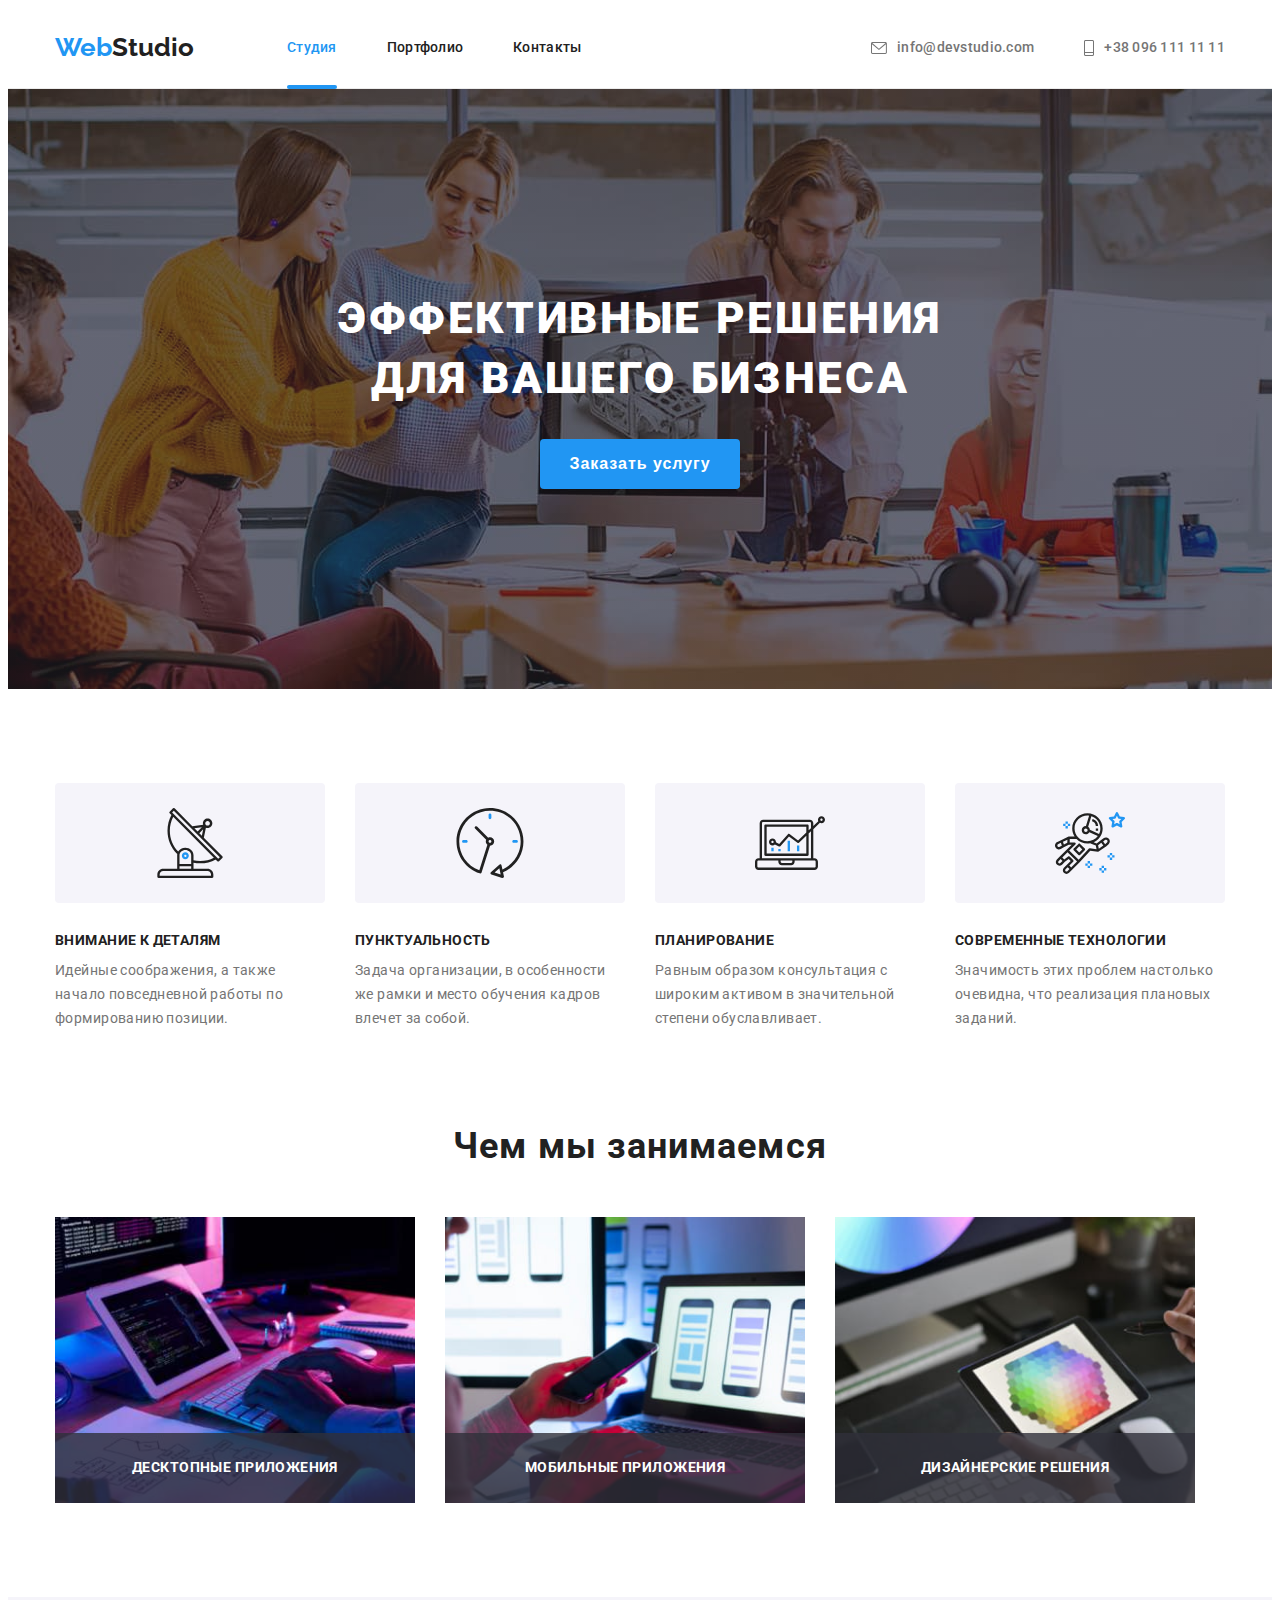
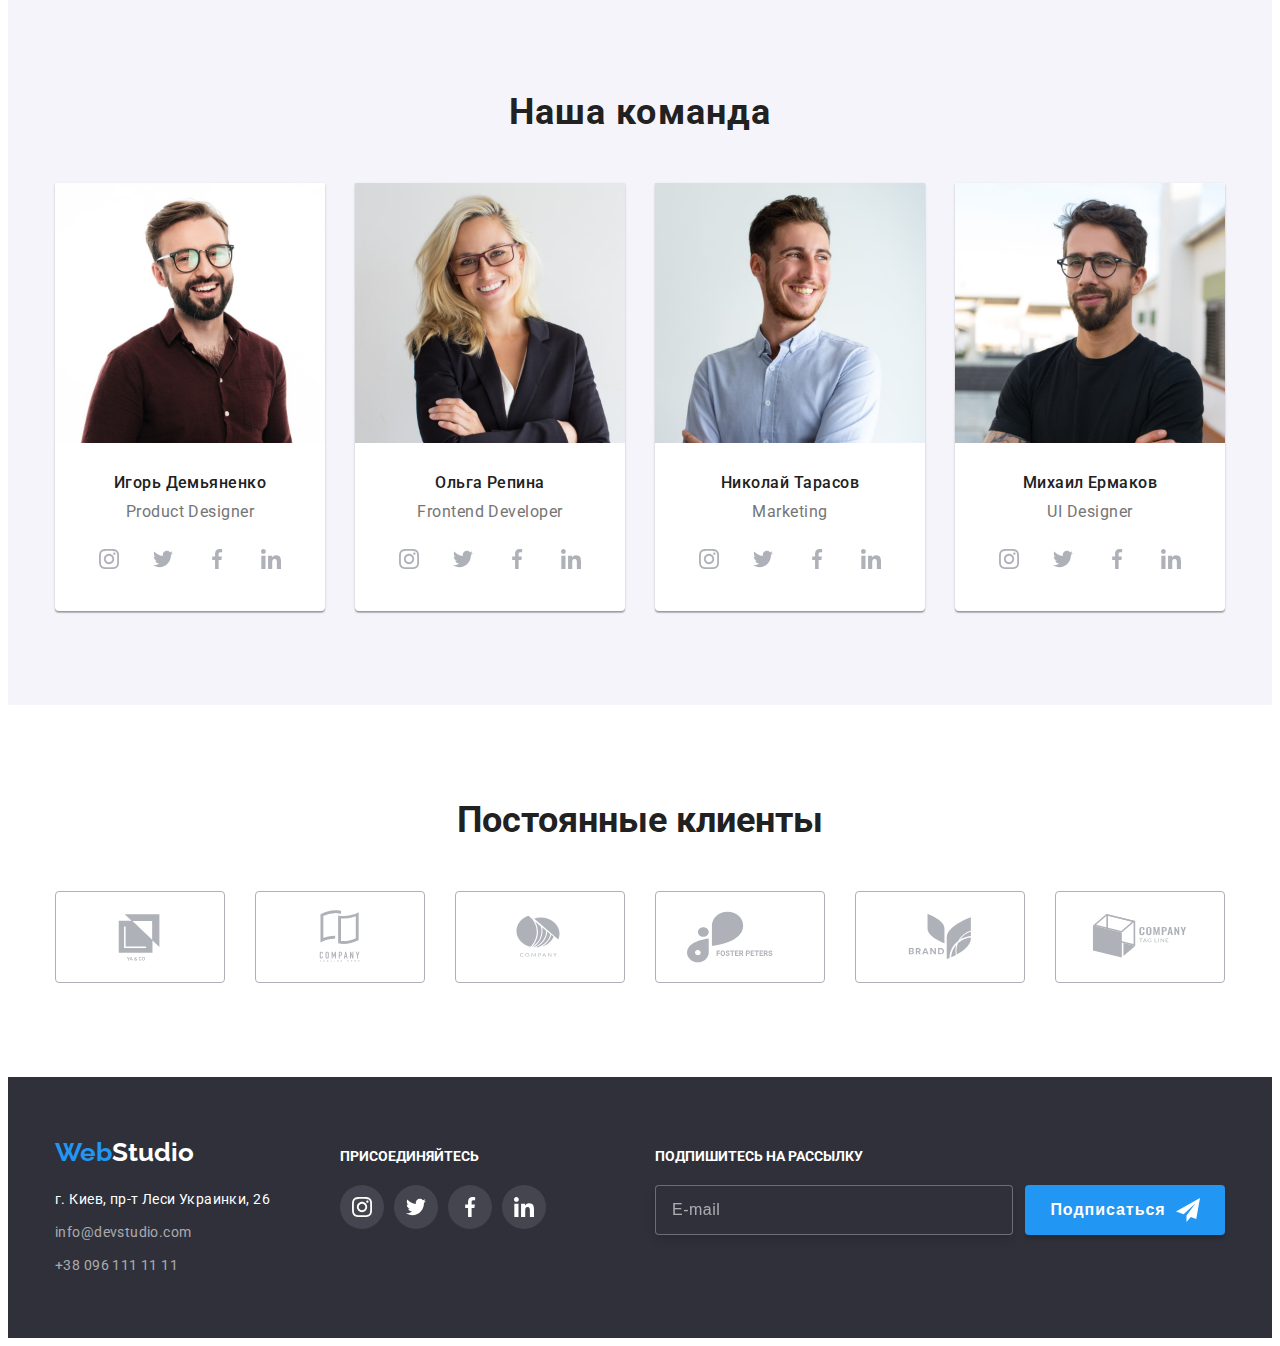
<file: index.html>
<!DOCTYPE html>
<html lang="ru">
  <head>
    <meta charset="UTF-8" />
    <meta http-equiv="X-UA-Compatible" content="IE=edge" />
    <meta name="viewport" content="width=device-width, initial-scale=1.0" />
    <title>WebStudio</title>
    <link rel="preconnect" href="https://fonts.googleapis.com" />
    <link rel="preconnect" href="https://fonts.gstatic.com" crossorigin />
    <link
      href="https://fonts.googleapis.com/css2?family=Raleway:wght@700&family=Roboto:wght@400;500;700;900&display=swap"
      rel="stylesheet"
    />
    <link
      rel="stylesheet"
      href="https://cdnjs.cloudflare.com/ajax/libs/modern-normalize/1.1.0/modern-normalize.min.css"
      integrity="sha512-wpPYUAdjBVSE4KJnH1VR1HeZfpl1ub8YT/NKx4PuQ5NmX2tKuGu6U/JRp5y+Y8XG2tV+wKQpNHVUX03MfMFn9Q=="
      crossorigin="anonymous"
      referrerpolicy="no-referrer"
    />
    <link rel="stylesheet" href="./css/styles.css" />
  </head>
  <body>
      <!--HEADER-->
  
  <header class="header">
    <div class="conteiner header-container"> 
      <nav class="header-navigation">
        <a href="/" class="logo"
          >Web<span class="header-logo-accent">Studio</span></a
        >

        <ul class="header-nav">
          <li class="header-item">
            <a class="header-nav-link header-nav-activ current"  href="">Студия</a>
          </li>
          <li class="header-item">
            <a
              class="header-nav-link"
              href="./portfolio.html"
              target="_self"
              >Портфолио</a
            >
          </li>
          <li class="header-item"><a class="header-nav-link" href="">Контакты</a></li>
        </ul>
      </nav>
      <!-- Авторизация -->
      
      <ul class="header-contact">
        <li class="header-contact-item">
          <a class="header-contact-link" href="mailto:info@devstudio.com"
            >
             <svg class="mail"> 
               <use href="./images/symboldefs.svg#icon-envelope"></use>
             </svg>
            info@devstudio.com</a
          >
        </li>
        <li class="header-contact-item">
          <a class="header-contact-link" href="tel:+380961111111"
            >
            <svg class="tel"> 
              <use href="./images/symboldefs.svg#icon-phonevector"></use>
            </svg>
            +38 096 111 11 11</a
          >
        </li>
      </ul>
    
    </div>
  </header>
  

    <main>
      <!-- ===HERO==
        Эффективные решения для вашего бизнеса-->
     
      <section class="hero">
       <div class="conteiner">
        <h1 class="hero-title">
          Эффективные решения <br />
          для вашего бизнеса
        </h1>
        <button class="hero-button" type="button" data-modal-open>
          Заказать услугу
        </button>
      </div>
      </section>
     

      <!--benefits Внимание к деталям\Пунктуальность\Планирование\Современные технологии
        Наши преимущества\-->
       <section class="section"> <!--benefits-->
        <div class="conteiner">
        <!--Скрыла название заголовка секции с помощью hidden-->
        <h2 class="visually-hidden">Наши преимущества</h2>

        <ul class="benefits-list">
          <li class="benefits-item">
            <div class="icon-benefits">
              <svg> 
                <use href="./images/symboldefs.svg#icon-antenna"></use>
              </svg> 
            </div>
            
            <h3 class="benefits-title">Внимание к деталям</h3>
            <p class="benefits-text">
              Идейные соображения, а также начало повседневной работы по
              формированию позиции.
            </p>
          </li>
          <li class="benefits-item">
            <div class="icon-benefits">
              <svg> 
                <use href="./images/symboldefs.svg#icon-clock"></use>
              </svg> 
            </div>
            <h3 class="benefits-title">Пунктуальность</h3>
            <p class="benefits-text">
              Задача организации, в особенности же рамки и место обучения кадров
              влечет за собой.
            </p>
          </li>
          <li class="benefits-item">
            <div class="icon-benefits">
              <svg> 
                <use href="./images/symboldefs.svg#icon-diagram"></use>
              </svg> 
            </div>
            <h3 class="benefits-title">Планирование</h3>
            <p class="benefits-text">
              Равным образом консультация с широким активом в значительной
              степени обуславливает.
            </p>
          </li>
          <li class="benefits-item icon-astronaut">
            <div class="icon-benefits">
              <svg> 
                <use href="./images/symboldefs.svg#icon-astronaut"></use>
              </svg> 
            </div>
            <h3 class="benefits-title">Современные технологии</h3>
            <p class="benefits-text">
              Значимость этих проблем настолько очевидна, что реализация
              плановых заданий.
            </p>
          </li>
        </ul>
      </div>
      </section>

      <!--Чем мы занимаемся-->
      <section class="section work">
        <div class="conteiner">
         <h2 class="work-title">Чем мы занимаемся</h2>
         <ul class="work-list">

         
            <li class="work-item">
              <img
              src="./images/sevicepc.jpg"
              alt="Использование современной компьютерной техники"
              width="370"
            />
            <div class="work-kind-title">
              <h3>Десктопные приложения</h3>
            </div>
            </li>
         

          <li class="work-item">
            <img
              src="./images/servicetlf.jpg"
              alt="Использование современного телефона для рассылки сообщений через компьютер"
              width="370"
            />
            <div class="work-kind-title">
              <h3>Мобильные приложения</h3>
            </div>
          </li>

          <li class="work-item">
            <img
              src="./images/servicecolors.jpg"
              alt="Круг с цветовым спектром"
              width="370"
            />
            <div class="work-kind-title">
              <h3>Дизайнерские решения</h3>
            </div>
          </li>
          
         </ul>
      </div>
      </section>

      <!--Наша команда-->
      <section class="section employees">
        <div class="conteiner">
         <h2 class="employees-title">Наша команда</h2>

         <ul class="employees-list">
          <li class="employees-item">
            <img class="employees-img"
              src="./images/igorproductdesigner.jpg"
              alt="Изображен Игорь Демьяненко, дизайнер, брюнет с бородой в корчневой рубашке и очках"
              width="270"
            />
            <div class="employees-img-name">
              <h3 class="employees-name">Игорь Демьяненко</h3>
              <p class="employees-position">Product Designer</p>
              <ul class="social-icon-list">
                <li class="social-icon-item">
                  <a class="social-icon-link" href="">
                    <svg class="icon-social">
                      <use href="./images/symboldefs.svg#icon-instagram"></use>
                    </svg>
                  </a>
                </li>
                <li class="social-icon-item">
                  <a class="social-icon-link" href="">
                    <svg class="icon-social">
                      <use href="./images/symboldefs.svg#icon-twitter"></use>
                    </svg>
                  </a>
                </li>
                <li class="social-icon-item">
                  <a class="social-icon-link" href="">
                    <svg class="icon-social">
                      <use href="./images/symboldefs.svg#icon-facebook"></use>
                    </svg>
                  </a>
                </li>
                <li class="social-icon-item">
                  <a class="social-icon-link" href="">
                    <svg class="icon-social">
                      <use href="./images/symboldefs.svg#icon-linkedin"></use>
                    </svg>
                  </a>
                </li>
              </ul>
            </div>
          </li>

          <li class="employees-item">
            <img class="employees-img"
              src="./images/olgafrontenddeveloper.jpg"
              alt="Изображена Ольга Репина, фронтенд-разработчик, блондинка в очках"
              width="270"
            />
            <div class="employees-img-name">
              <h3 class="employees-name">Ольга Репина</h3>
              <p class="employees-position">Frontend Developer</p>
              <ul class="social-icon-list">
                <li class="social-icon-item">
                  <a class="social-icon-link" href="">
                    <svg class="icon-social">
                      <use href="./images/symboldefs.svg#icon-instagram"></use>
                    </svg>
                  </a>
                </li>
                <li class="social-icon-item">
                  <a class="social-icon-link" href="">
                    <svg class="icon-social">
                      <use href="./images/symboldefs.svg#icon-twitter"></use>
                    </svg>
                  </a>
                </li>
                <li class="social-icon-item">
                  <a class="social-icon-link" href="">
                    <svg class="icon-social">
                      <use href="./images/symboldefs.svg#icon-facebook"></use>
                    </svg>
                  </a>
                </li>
                <li class="social-icon-item">
                  <a class="social-icon-link" href="">
                    <svg class="icon-social">
                      <use href="./images/symboldefs.svg#icon-linkedin"></use>
                    </svg>
                  </a>
                </li>
              </ul>
            </div>

          </li>
          <li class="employees-item">
            <img class="employees-img"
              src="./images/nikolaymarketing.jpg"
              alt="Изображен Николай Тарасов, сотрудник отдела маркетинга, молодой человек с бородой в белой рубашке"
              width="270"
            />
            <div class="employees-img-name">
              <h3 class="employees-name">Николай Тарасов</h3>
              <p class="employees-position">Marketing</p>
              <ul class="social-icon-list">
                <li class="social-icon-item">
                  <a class="social-icon-link" href="">
                    <svg class="icon-social">
                      <use href="./images/symboldefs.svg#icon-instagram"></use>
                    </svg>
                  </a>
                </li>
                <li class="social-icon-item">
                  <a class="social-icon-link" href="">
                    <svg class="icon-social">
                      <use href="./images/symboldefs.svg#icon-twitter"></use>
                    </svg>
                  </a>
                </li>
                <li class="social-icon-item">
                  <a class="social-icon-link" href="">
                    <svg class="icon-social">
                      <use href="./images/symboldefs.svg#icon-facebook"></use>
                    </svg>
                  </a>
                </li>
                <li class="social-icon-item">
                  <a class="social-icon-link" href="">
                    <svg class="icon-social">
                      <use href="./images/symboldefs.svg#icon-linkedin"></use>
                    </svg>
                  </a>
                </li>
              </ul>
            </div>

          </li>
          <li class="employees-item">
            <img class="employees-img"
              src="./images/michaildesigner.jpg"
              alt="Изображен Михаил Ермаков, дизайнер, молодой человек с бородой в черной футболке"
              width="270"
            />
            <div class="employees-img-name">
              <h3 class="employees-name">Михаил Ермаков</h3>
              <p class="employees-position">UI Designer</p>
              <ul class="social-icon-list">
                <li class="social-icon-item">
                  <a class="social-icon-link" href="">
                    <svg class="icon-social">
                      <use href="./images/symboldefs.svg#icon-instagram"></use>
                    </svg>
                  </a> 
                </li>
                <li class="social-icon-item">
                  <a class="social-icon-link" href="">
                    <svg class="icon-social">
                      <use href="./images/symboldefs.svg#icon-twitter"></use>
                    </svg>
                  </a>
                </li>
                <li class="social-icon-item">
                  <a class="social-icon-link" href="">
                    <svg class="icon-social">
                      <use href="./images/symboldefs.svg#icon-facebook"></use>
                    </svg>
                  </a>
                </li>
                <li class="social-icon-item">
                  <a class="social-icon-link" href="">
                    <svg class="icon-social">
                      <use href="./images/symboldefs.svg#icon-linkedin"></use>
                    </svg>
                  </a>
                </li>
              </ul>
            </div>
          </li>
         </ul>
        </div>
      </section>

       <!-- Постоянные клиенты -->
       <section class="section clients">
         <div class="conteiner">
          <h2 class="clients-title">Постоянные клиенты</h2>
          <ul class="clients-list">
            <li class="clients-item">
              <a class="clients-link" href="">
                <svg class="icon-company">
                  <use href="./images/symboldefs.svg#icon-companyyaco"></use>
                </svg>
              </a>

            </li>
            <li class="clients-item">
              <a class="clients-link" href="">
                <svg class="icon-company">
                  <use href="./images/symboldefs.svg#icon-companytaglinehere"></use>
                </svg>
              </a>

            </li>
            <li class="clients-item">
              <a class="clients-link" href="">
                <svg class="icon-company">
                  <use href="./images/symboldefs.svg#icon-companycompany"></use>
                </svg>
              </a>

            </li>
            <li class="clients-item">
              <a class="clients-link" href="">
                <svg class="icon-company">
                  <use href="./images/symboldefs.svg#icon-companyfosterpeters"></use>
                </svg>
              </a>

            </li>
            <li class="clients-item">
              <a class="clients-link" href="">
                <svg class="icon-company">
                  <use href="./images/symboldefs.svg#icon-companybrend"></use>
                </svg>
              </a>

            </li>
            <li class="clients-item">
              <a class="clients-link" href="">
                <svg class="icon-company">
                  <use href="./images/symboldefs.svg#icon-companytagline"></use>
                </svg>
              </a>

            </li>
          </ul>


         </div>
        
      </section>
    </main>
 
    <!--FOOTER-->
    <footer class="footer">
      <div class="conteiner">
       <div>
          <a class="footer-logo" href="/"
          >Web<span class="footer-logo-accent">Studio</span></a
          >

          <address class="footer-addr">
            <ul class="footer-addr-list">
              <li class="footer-item">
                <a
                class="footer-addr-link"
                href="https://goo.gl/maps/nk7uNHykZLFtEG5r5"
                target="_blank"
                >г. Киев, пр-т Леси Украинки, 26</a
                >
              </li>
              <li class="footer-item">
                <a class="footer-mail-link" href="mailto:info@devstudio.com"
                  >info@devstudio.com</a
                >
              </li>
              <li class="footer-item">
                <a class="footer-phone-link" href="tel:+380961111111"
                >+38 096 111 11 11</a
                >
              </li>
            </ul>
          </address>
       </div>

        <div class="footer-social">
          <p class="footer-text">Присоединяйтесь</p>
          <ul class="social-icon-list">
            <li class="social-icon-item">
              <a class="social-icon-link" href="">
                <svg class="icon-social">
                  <use href="./images/symboldefs.svg#icon-instagram"></use>
                </svg>
              </a>
            </li>
            <li class="social-icon-item">
              <a class="social-icon-link" href="">
                <svg class="icon-social">
                  <use href="./images/symboldefs.svg#icon-twitter"></use>
                </svg>
              </a>
            </li>
            <li class="social-icon-item">
              <a class="social-icon-link" href="">
                <svg class="icon-social">
                  <use href="./images/symboldefs.svg#icon-facebook"></use>
                </svg>
              </a>
            </li>
            <li class="social-icon-item">
              <a class="social-icon-link" href="">
                <svg class="icon-social">
                  <use href="./images/symboldefs.svg#icon-linkedin"></use>
                </svg>
              </a>
            </li>
          </ul>
        </div>
        <div class="footer-social-form">
          <p class="footer-text">Подпишитесь на рассылку</p>
          <form action="#" class="footer-form-send">
            <input type="text" class="footer-form-input" name="footer-email" placeholder="E-mail">
          
            <button class="btn-footer-send" type="submit">Подписаться<svg class="send-plane" width="24" height="24">
              <use href="./images/symboldefs.svg#iconfooterplane"></use>
            </svg></button>
          </form> 

        </div>



      </div>
    </footer>
    <!-- Всплывающее окно -->
    <div class="backdrop is-hidden" data-modal>
      <div class="modal">
        <button type="button" class="close-button" data-modal-close>
          <svg class="close-icon">
            <use href="./images/symboldefs.svg#close"></use>
          </svg>
        </button>
        <p class="modal-title">Оставьте свои данные, мы вам перезвоним</p>
        <form action="#" class="modal-form">
          
          <div class="modal-field">
            <label for="user-name" class="form-input-text">Имя</label>
           <div class="input-wrap">
              <input   type="text" name="user-name" id="user-name" class="modal-form-input" required minlength="2"/>
              <svg class="input-icon" width="18" height="18">
                <use href="./images/symboldefs.svg#iconmodalperson"></use>
              </svg>
           </div> 
          </div>

          <div class="modal-field">
            <label for="user-tel" class="form-input-text">Телефон</label>
            <div class="input-wrap">
              <input type="tel" name="user-tel" id="user-tel" class="modal-form-input" required />
              <svg class="input-icon" width="18" height="18">
                <use href="./images/symboldefs.svg#iconmodalphone"></use>
              </svg>
            </div>  
          </div>

          <div class="modal-field">
            <label for="user-email" class="form-input-text">Почта</label>
            <div class="input-wrap">
              <input type="email" name="user-email" id="user-email" class="modal-form-input" required/>
              <svg class="input-icon" width="18" height="18">
                <use href="./images/symboldefs.svg#iconmodalemail"></use>
              </svg>
            </div>  
          </div>   

            <div class="modal-comment">
              <label for="comment" class="form-input-text">Комментарий</label>
              <textarea class="modal-form-text" name="comment" id="comment" placeholder="Введите текст"></textarea>
            </div>
            
            <label class="checkbox-label">
              <input
                type="checkbox"
                name="checkbox"
                value="agree"
                class="checkbox-field visually-hidden"
              />
              <svg class="checkbox-icon">
                <use href="./images/symboldefs.svg#checkbox"></use>
              </svg>
              <span>
                Соглашаюсь с рассылкой и принимаю
                <a class="checkbox-link" href="/">Условия договора</a>
              </span>
            </label>

            <button class="btn-modal-send" type="submit">Отправить</button>
            
        </form>

      </div>
    </div>
    <script src="./js/modal.js"></script>
  </body>
</html>
</file>
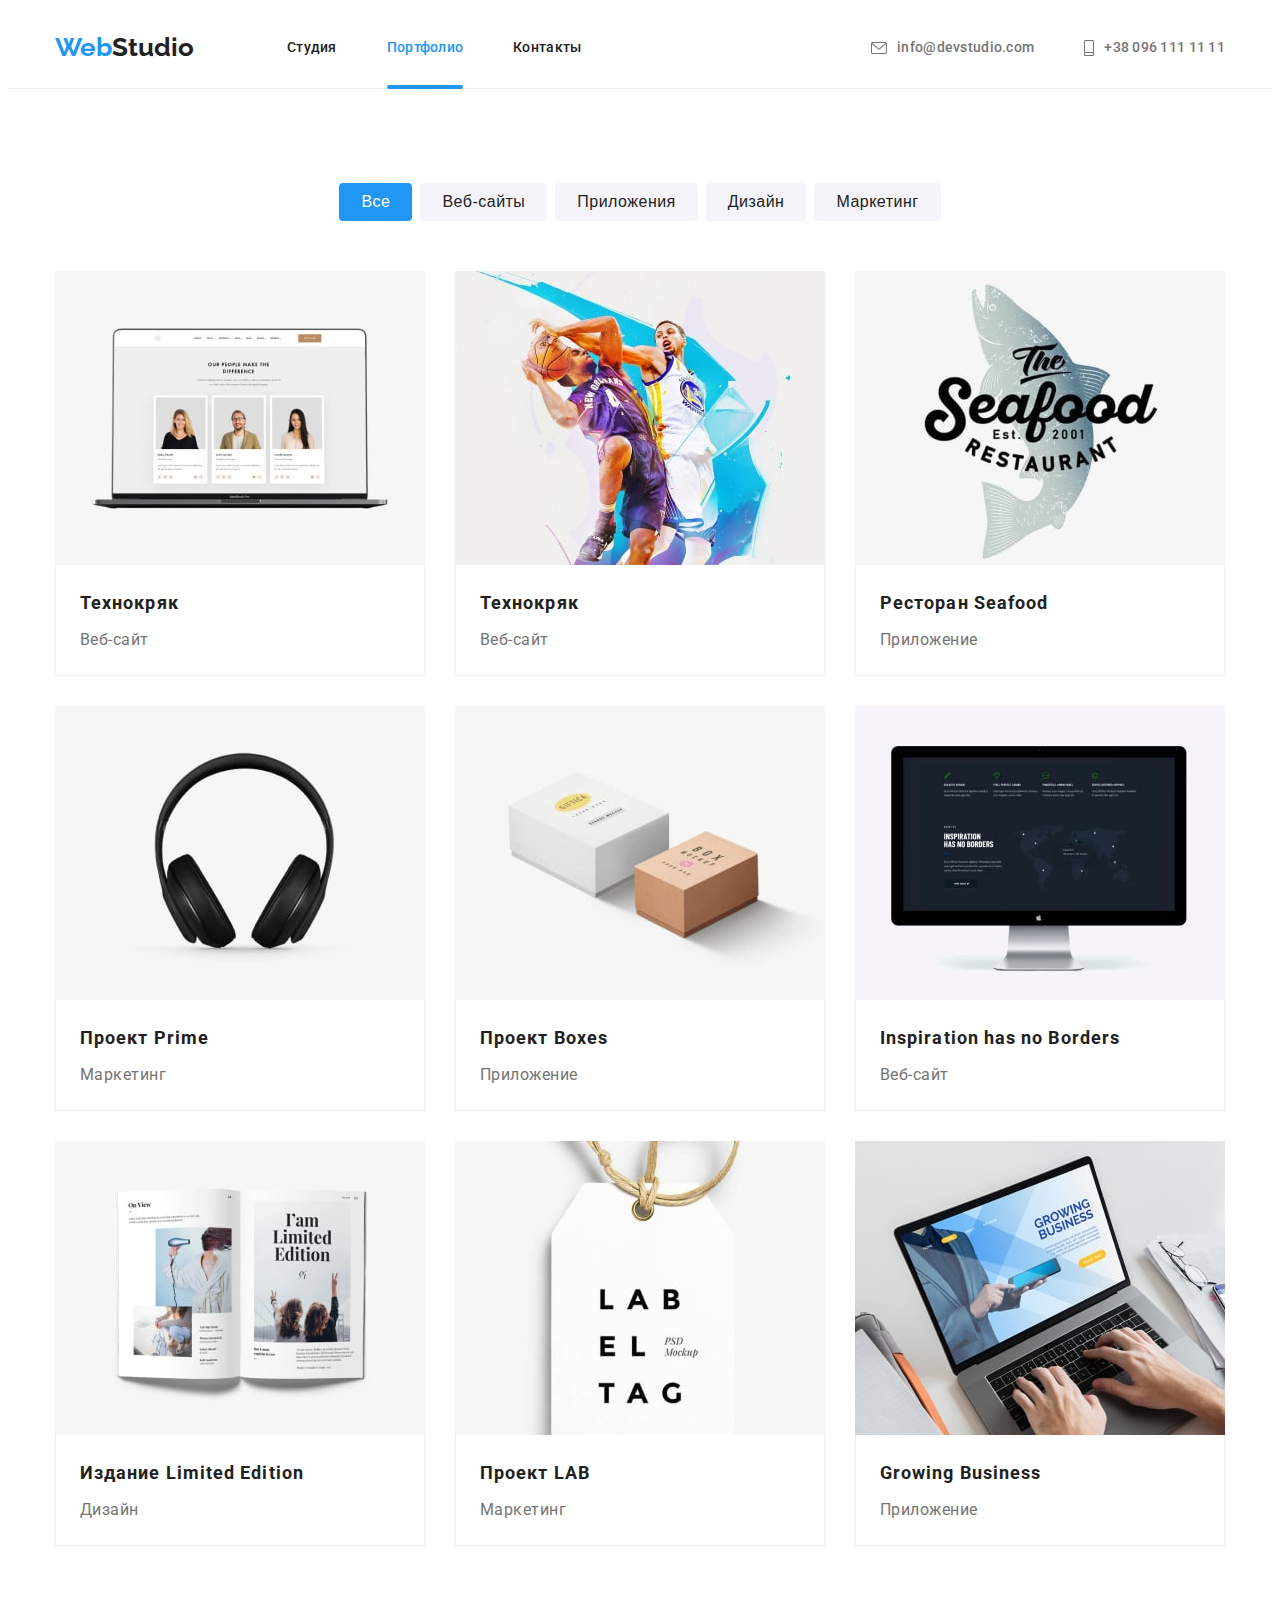
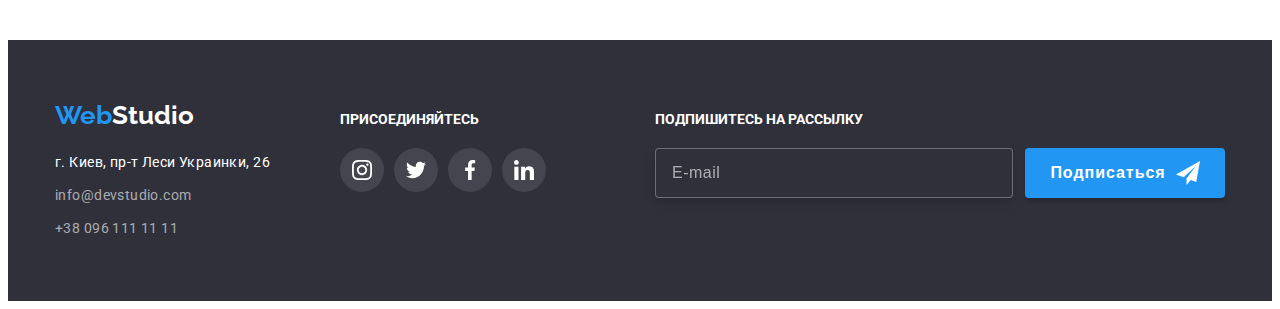
<file: portfolio.html>
<!DOCTYPE html>
<html lang="ru">
  <head>
    <meta charset="UTF-8" />
    <meta http-equiv="X-UA-Compatible" content="IE=edge" />
    <meta name="viewport" content="width=device-width, initial-scale=1.0" />
    <title>WebStudio</title>
    <link rel="preconnect" href="https://fonts.googleapis.com" />
    <link rel="preconnect" href="https://fonts.gstatic.com" crossorigin />
    <link
      href="https://fonts.googleapis.com/css2?family=Raleway:wght@700&family=Roboto:wght@400;500;700;900&display=swap"
      rel="stylesheet"
    />
    <link
      rel="stylesheet"
      href="https://cdnjs.cloudflare.com/ajax/libs/modern-normalize/1.1.0/modern-normalize.min.css"
      integrity="sha512-wpPYUAdjBVSE4KJnH1VR1HeZfpl1ub8YT/NKx4PuQ5NmX2tKuGu6U/JRp5y+Y8XG2tV+wKQpNHVUX03MfMFn9Q=="
      crossorigin="anonymous"
      referrerpolicy="no-referrer"
    />
    <link rel="stylesheet" href="./css/styles.css" />
  </head>
  <body>
    <!--HEADER-->
    <header class="header">
      <div class="conteiner header-container"> 
        <nav class="header-navigation">
          <a href="/" class="logo"
            >Web<span class="header-logo-accent">Studio</span></a
          >
  
          <ul class="header-nav">
            <li class="header-item">
              <a class="header-nav-link" href="./index.html">Студия</a>
            </li>
            <li class="header-item">
              <a
                class="header-nav-link header-nav-activ current"
                href=""
                target="_self"
                >Портфолио</a
              >
            </li>
            <li class="header-item"><a class="header-nav-link" href="">Контакты</a></li>
          </ul>
        </nav>
        <!-- Авторизация -->
        
        <ul class="header-contact">
          <li class="header-contact-item">
            <a class="header-contact-link" href="mailto:info@devstudio.com"
              >
               <svg class="mail"> 
                 <use href="./images/symboldefs.svg#icon-envelope"></use>
               </svg>
              info@devstudio.com</a
            >
          </li>
          <li class="header-contact-item">
            <a class="header-contact-link" href="tel:+380961111111"
              >
              <svg class="tel"> 
                <use href="./images/symboldefs.svg#icon-phonevector"></use>
              </svg>
              +38 096 111 11 11</a
            >
          </li>
        </ul>
      
      </div>
    </header>

    <main>
      <section class="section">
        <div class="conteiner">

        <!--Скрыла название заголовка секции с помощью hidden-->
        <h1 class="visually-hidden">Примеры наших работ</h1>
        <ul class="portfolio-list">
          <li class="portfolio-item"><button class="portfolio-button button-active" type="button">Все</button></li>
          <li class="portfolio-item">
            <button class="portfolio-button" type="button">Веб-сайты</button>
          </li>
          <li class="portfolio-item">
            <button class="portfolio-button" type="button">Приложения</button>
          </li>
          <li class="portfolio-item">
            <button class="portfolio-button" type="button">Дизайн</button>
          </li>
          <li class="portfolio-item">
            <button class="portfolio-button" type="button">Маркетинг</button>
          </li>
        </ul>
        <!--КАРТОЧКИ --> 
 
        <ul class="cards">
          <!--Портфолио Карточка 1 Ноутбук-->
          <li class="cards-item">
            <a class="cards-link" href=""
              >
              <div class="cards-picture">
                  <img class="cards-img"
                  src="./images/portfferst.jpg"
                  alt="Открытый ноутбук с тремя картинками людей"
                  width="370"
                />
                    <div class="cards-overlay">
                      <p class="overlay-text">
                        Технокряк это современная площадка распространения
                        коронавируса. Компании используют эту платформу для
                        цифрового шпионажа и атак на защищённые сервера
                        конкурентов.
                      </p>
                    </div>
              </div>
              
              <div class="cards-sign">
                <h2 class="cards-headline">Технокряк</h2>
                <p class="cards-text">Веб-сайт</p>
              </div>
            </a>
          </li>
          <!--Портфолио Карточка 2 Баскетбол-->
          <li class="cards-item">
            <a class="cards-link" href=""
              >
              <div class="cards-picture">
                  <img class="cards-img"
                  src="./images/portfbasket.jpg"
                  alt="Два баскетболиста в прыжке с мячом"
                  width="370"
                />
                    <div class="cards-overlay">
                      <p class="overlay-text">
                        Технокряк это современная площадка распространения
                        коронавируса. Компании используют эту платформу для
                        цифрового шпионажа и атак на защищённые сервера
                        конкурентов.
                      </p>
                    </div>
              </div>
              
              <div class="cards-sign">
                <h2 class="cards-headline">Технокряк</h2>
                <p class="cards-text">Веб-сайт</p>
              </div>
            </a>
          </li>
          
          <!--Портфолио Карточка 3 Ресторан-->
          <li class="cards-item">
            <a class="cards-link" href=""
              >
              <div class="cards-picture">
                <img class="cards-img"
                src="./images/portfseafood.jpg"
                alt="Название ресторана на фоне акулы"
                width="370"
              />
                <div class="cards-overlay">
                  <p class="overlay-text">
                    Технокряк это современная площадка распространения
                    коронавируса. Компании используют эту платформу для
                    цифрового шпионажа и атак на защищённые сервера
                    конкурентов.
                  </p>
                </div>
              </div>

              
              <div class="cards-sign">
                <h2 class="cards-headline">
                  Ресторан <span lang="en">Seafood</span>
                </h2>
                <p class="cards-text">Приложение</p>
              </div>
            </a>
          </li>
          <!--Портфолио Карточка 4 Наушники-->
          <li class="cards-item">
            <a class="cards-link" href=""
              >
              <div class="cards-picture">
                <img class="cards-img"
                src="./images/portfprime.jpg"
                alt="Черные большие наушники"
                width="370"
              />
                <div class="cards-overlay">
                  <p class="overlay-text">
                    Технокряк это современная площадка распространения
                    коронавируса. Компании используют эту платформу для
                    цифрового шпионажа и атак на защищённые сервера
                    конкурентов.
                  </p>
                </div>
              </div>

              <div class="cards-sign">
                <h2 class="cards-headline">
                  Проект <span lang="en">Prime</span>
                </h2>
                <p class="cards-text">Маркетинг</p>
              </div>
            </a>
          </li>
          <!--Портфолио Карточка 5 Боксы-->
          <li class="cards-item">
            <a class="cards-link" href=""
              >
              <div class="cards-picture">
                <img class="cards-img"
                src="./images/portfboxes.jpg"
                alt="Белый большой бокс и коричневый бокс поменьше"
                width="370"
              />
                <div class="cards-overlay">
                  <p class="overlay-text">
                    Технокряк это современная площадка распространения
                    коронавируса. Компании используют эту платформу для
                    цифрового шпионажа и атак на защищённые сервера
                    конкурентов.
                  </p>
                </div>
              </div>
             
              <div class="cards-sign">
                <h2 class="cards-headline">
                  Проект <span lang="en">Boxes</span>
                </h2>
                <p class="cards-text">Приложение</p>
              </div>
            </a>
          </li>
          <!--Портфолио Карточка 6 Моноблок-->
          <li class="cards-item">
            <a class="cards-link" href=""
              >
              <div class="cards-picture">
                <img class="cards-img"
                src="./images/portfinspiration.jpg"
                alt="Большой моноблок с изображением карт на экране"
                width="370"
              />
                <div class="cards-overlay">
                  <p class="overlay-text">
                    Технокряк это современная площадка распространения
                    коронавируса. Компании используют эту платформу для
                    цифрового шпионажа и атак на защищённые сервера
                    конкурентов.
                  </p>
                </div>
              </div>
              
              <div class="cards-sign">
                <h2 class="cards-headline">
                  <span lang="en">Inspiration has no Borders</span>
                </h2>
                <p class="cards-text">Веб-сайт</p>
              </div>
            </a>
          </li>
          <!--Портфолио Карточка 7 Журнал-->
          <li class="cards-item">
            <a class="cards-link" href=""
              >
              <div class="cards-picture">
                <img class="cards-img"
                src="./images/portflimitededition.jpg"
                alt="Открытый глянцевый журнал"
                width="370"
              />
                <div class="cards-overlay">
                  <p class="overlay-text">
                    Технокряк это современная площадка распространения
                    коронавируса. Компании используют эту платформу для
                    цифрового шпионажа и атак на защищённые сервера
                    конкурентов.
                  </p>
                </div>
              </div>
              
              <div class="cards-sign">
                <h2 class="cards-headline">
                  Издание <span lang="en">Limited Edition</span>
                </h2>
                <p class="cards-text">Дизайн</p>
              </div>
            </a>
          </li>
          <!--Портфолио Карточка 8 LAB-->
          <li class="cards-item">
            <a class="cards-link" href=""
              >
              <div class="cards-picture">
                <img class="cards-img"
                src="./images/portflab.jpg"
                alt="Бирка с рекламой"
                width="370"
              />
                <div class="cards-overlay">
                  <p class="overlay-text">
                    Технокряк это современная площадка распространения
                    коронавируса. Компании используют эту платформу для
                    цифрового шпионажа и атак на защищённые сервера
                    конкурентов.
                  </p>
                </div>
              </div>
              
              <div class="cards-sign">
                <h2 class="cards-headline">Проект <span lang="en">LAB</span></h2>
              <p class="cards-text">Маркетинг</p>
              </div>
            </a> 
          </li>
          <!--Портфолио Карточка 9 Business-->
          <li class="cards-item">
            <a class="cards-link" href=""
              >
              <div class="cards-picture">
                <img class="cards-img"
                src="./images/portfbusiness.jpg"
                alt="Открытый ноутбук, на нем печатают"
                width="370"
              />
                <div class="cards-overlay">
                  <p class="overlay-text">
                    Технокряк это современная площадка распространения
                    коронавируса. Компании используют эту платформу для
                    цифрового шпионажа и атак на защищённые сервера
                    конкурентов.
                  </p>
                </div>
              </div>
           
              <div class="cards-sign">
                <h2 class="cards-headline">
                  <span lang="en">Growing Business</span>
                </h2>
                <p class="cards-text">Приложение</p>
              </div>
            </a>
          </li>
        </ul>
      </div>
      </section>
    </main>

    <!--Футер-->
    <footer class="footer">
      <div class="conteiner">
        <div>
          <a class="footer-logo" href="/">Web<span class="footer-logo-accent">Studio</span></a>
    
          <address class="footer-addr">
            <ul class="footer-addr-list">
              <li class="footer-item">
                <a class="footer-addr-link" href="https://goo.gl/maps/nk7uNHykZLFtEG5r5" target="_blank">г. Киев, пр-т Леси
                  Украинки, 26</a>
              </li>
              <li class="footer-item">
                <a class="footer-mail-link" href="mailto:info@devstudio.com">info@devstudio.com</a>
              </li>
              <li class="footer-item">
                <a class="footer-phone-link" href="tel:+380961111111">+38 096 111 11 11</a>
              </li>
            </ul>
          </address>
        </div>
    
        <div class="footer-social">
          <p class="footer-text">Присоединяйтесь</p>
          <ul class="social-icon-list">
            <li class="social-icon-item">
              <a class="social-icon-link" href="">
                <svg class="icon-social">
                  <use href="./images/symboldefs.svg#icon-instagram"></use>
                </svg>
              </a>
            </li>
            <li class="social-icon-item">
              <a class="social-icon-link" href="">
                <svg class="icon-social">
                  <use href="./images/symboldefs.svg#icon-twitter"></use>
                </svg>
              </a>
            </li>
            <li class="social-icon-item">
              <a class="social-icon-link" href="">
                <svg class="icon-social">
                  <use href="./images/symboldefs.svg#icon-facebook"></use>
                </svg>
              </a>
            </li>
            <li class="social-icon-item">
              <a class="social-icon-link" href="">
                <svg class="icon-social">
                  <use href="./images/symboldefs.svg#icon-linkedin"></use>
                </svg>
              </a>
            </li>
          </ul>
        </div>
        <div class="footer-social-form">
          <p class="footer-text">Подпишитесь на рассылку</p>
          <form action="#" class="footer-form-send">
            <input type="text" class="footer-form-input" name="footer-email" placeholder="E-mail">
    
            <button class="btn-footer-send" type="submit">Подписаться<svg class="send-plane" width="24" height="24">
                <use href="./images/symboldefs.svg#iconfooterplane"></use>
              </svg></button>
          </form>
    
        </div>
    
    
    
      </div>
    </footer>
  </body>
</html>
</file>
<file: css/styles.css>
/*=====РАЗМЕТКА ДЛЯ INDEX.HTML========*/
:root {
  --main-title-color: #ffffff;
  --title-color: #212121;
  --text-color: #757575;
  --accent-color: #2196f3;
  --accent-button-color: #188ce8;
  --secondary-background-color: #2f303a;
  --other-background-color: #f5f4fa;
  --cards-border: #eeeeee;
  --border-color-main: #000000;
  --icon: #afb1b8;
  --background-color-cards-portf: rgba(33, 150, 243, 0.9);
}
/* Глобальный border-box 
устанавливается для всех элементов и псевдоэлементов*/
*,
*::before,
*::after {
  box-sizing: border-box;
}

/* Обнуляю margins */
h1,
h2,
h3,
h4,
h5,
h6,
ul,
p {
  margin-top: 0;
  margin-bottom: 0;
}
ul {
  list-style: none;
  margin: 0;
  padding: 0;
}
/*ссылки без подчеркивания*/
a {
  text-decoration: none;
}
img {
  display: block;
  max-width: 100%;
  height: auto;
}

/* скрыла заголовок в секции Наши преимущества*/
.visually-hidden {
  position: absolute;
  clip: rect(0 0 0 0);
  width: 1px;
  height: 1px;
  margin: -1px;
  border: 0;
  padding: 0;
  overflow: hidden;
}

/*список не маркированный*/
.list {
  display: flex;
  margin: 0;
  padding: 0;
  list-style: none;
}

body {
  font-family: Roboto, sans-serif;
  background-color: var(--main-title-color);
  color: var(--text-color);
}
.conteiner {
  width: 1200px;
  margin: 0 auto;
  padding: 0 15px;
}
.section {
  padding: 94px 0 94px 0;
}
/*=====HEADER======*/
.header {
  /* линия в хедере */
  border-bottom: 1px solid #ececec;
}
.header-container {
  display: flex;
  align-items: center;
}
/*Логотип в HEDER*/
.logo {
  min-height: 31px;
  margin-right: 93px;
  padding-top: 24px;
  padding-bottom: 25px;
  font-family: Raleway, sans-serif;
  font-weight: 700;
  font-size: 26px;
  line-height: 1.19;
  color: var(--accent-color);
}
.header-logo-accent {
  color: var(--title-color);
}

/*====Навигация в HEDER====*/
.header-navigation {
  display: flex;
  align-items: center;
}

.header-nav {
  display: flex;
}
.header-item {
  position: relative;
}
.header-item:not(:last-child) {
  margin-right: 50px;
}
/* ссылки на студия/контакты/портфолио */
.header-nav-link {
  display: block;
  padding-top: 32px;
  padding-bottom: 32px;
  font-size: 14px;
  font-weight: 500;
  line-height: 1.14;
  letter-spacing: 0.02em;
  color: var(--title-color);

  transition: color 250ms cubic-bezier(0.4, 0, 0.2, 1);
}

.header-nav-link:hover,
.header-nav-link:focus {
  color: var(--accent-color);
}

/* Подсвечивает текущую страницу  */
.header-nav-activ {
  color: var(--accent-color);
}
/* Подчеркивает текущую страницу*/
.header-nav-activ::after {
  content: '';
  position: absolute;
  bottom: -1px;
  left: 0;
  width: 100%;
  height: 4px;
  background-color: var(--accent-color);
  border-radius: 2px;
}
/*АВТОРИЗАЦИЯ
Почта телефон в шапке*/
.header-contact {
  display: flex;
  margin-left: auto;
}
/* хедер - ссылки на маил и телефон */
.header-contact-link {
  display: flex;
  align-items: center;
  padding-top: 32px;
  padding-bottom: 32px;
  font-size: 14px;
  font-weight: 500;
  line-height: 1.14;
  font-style: normal;
  letter-spacing: 0.02em;
  color: var(--text-color);

  transition: color 250ms cubic-bezier(0.4, 0, 0.2, 1);
}
.header-contact-item:not(:last-child) {
  margin-right: 50px;
}

.header-contact-link:hover,
.header-contact-link:focus {
  color: var(--accent-color);
}
.mail {
  width: 16px;
  height: 12px;
  margin-right: 10px;
  fill: currentColor; /*значение цвета родителя, 
  те как в ссылке с email даже при ховере и фокусе */
  /* transition: fill 250ms cubic-bezier(0.4, 0, 0.2, 1); */
}

.tel {
  width: 10px;
  height: 16px;
  margin-right: 10px;
  fill: currentColor;

  /* transition: fill 250ms cubic-bezier(0.4, 0, 0.2, 1); */
}
/* .header-contact-link:hover .mail,
.header-contact-link:focus .mail,
.header-contact-link:hover .tel,
.header-contact-link:focus .tel{
  color: var(--accent-color);
  fill: var(--accent-color);
}  */
/*======MAIN=====*/
/*Hero*/
.hero {
  margin-left: auto;
  margin-right: auto;
  max-width: 1600px;
  height: 600px;
  background-image: linear-gradient(to right, rgba(47, 48, 58, 0.4), rgba(47, 48, 58, 0.4)),
    url('../images/heroimg.jpg');
  background-position: center;
  background-repeat: no-repeat;
  background-size: cover;
  padding-top: 200px;
  padding-bottom: 200px;
  text-align: center;
  background-color: var(--secondary-background-color);
}
.hero-title {
  width: 696px;
  height: 120px;
  margin: 0 auto 30px auto;
  font-weight: 900;
  font-size: 44px;
  line-height: 1.36;
  letter-spacing: 0.06em;
  text-transform: uppercase;
  text-align: center;
  color: var(--main-title-color);
}

.hero-button {
  display: inline-block;
  width: 200px; /* минимальная ширина кнопки, чб избежать переполнения*/
  min-height: 50px;
  border-radius: 4px;
  box-shadow: 0px 4px 4px rgba(0, 0, 0, 0.15);
  font-size: 16px;
  font-weight: 700;
  line-height: 1.88;
  letter-spacing: 0.06em;
  color: var(--main-title-color);
  background-color: var(--accent-color);
  cursor: pointer;
  border: transparent;

  transition: background-color 250ms cubic-bezier(0.4, 0, 0.2, 1);
}

.hero-button:focus,
.hero-button:hover {
  background-color: var(--accent-button-color);
}

/*Наши преимущества
Внимание к деталям\Пунктуальность\Планирование\Современные технологии*/

.benefits-title {
  margin-top: 0;
  margin-bottom: 10px;
  width: 270px;
  font-size: 14px;
  margin-top: 0;
  margin-bottom: 10px;
  font-weight: 700;
  line-height: 1.14;
  letter-spacing: 0.03em;
  text-align: left;
  text-transform: uppercase;
  color: var(--title-color);
}
.benefits-list {
  display: flex;
}
.benefits-item:not(:last-child) {
  margin-right: 30px;
}
/* Антена, часы, диаграмма,  Космонавт*/
.icon-benefits {
  display: flex;
  justify-content: center;
  align-items: center;
  height: 120px;
  background-color: var(--other-background-color);
  border-radius: 4px;
  margin-bottom: 30px;
}

.icon-benefits svg {
  width: 70px;
  height: 70px;
}

/* .benefits-item::before {
  margin-bottom: 30px;
  display: block;
  content: ''; 
  height: 120px;
  background-repeat: no-repeat;
  background-position: center;
  background-color: var(--other-background-color);
  border-radius: 4px;
}

.icon-antena::before {
  background-image: url(../images/antenna.svg);
}
.icon-clock::before {
  background-image: url(../images/clock.svg);
}
.icon-diagram::before {
  background-image: url(../images/diagram.svg);
}
.icon-astronaut::before {
  background-image: url(../images/astronaut.svg);
}  */

/* сбросила отступы для описаний преимуществ */
.benefits-item p {
  margin-top: 0;
  margin-bottom: 0;
}

.benefits-text {
  font-size: 14px;
  line-height: 1.71;
  letter-spacing: 0.03em;
  text-align: left;
}
/*Чем мы занимаемся*/
.work {
  padding-top: 0;
}
.work-list {
  display: flex;
}
.work-title {
  margin-top: 0;
  margin-bottom: 50px;
  min-height: 42px;
  font-size: 36px;
  font-weight: 700;
  line-height: 1.17;
  letter-spacing: 0.03em;
  text-align: center;
  color: var(--title-color);
}
.work-item {
  width: calc((100% - 30px * 2) / 3);
  margin-right: 30px;

  position: relative;
}
.action-item:nth-child(3n) {
  margin: 0;
}
/* .work-item:not(:last-child) {
   margin-right: 30px;
 } */
.work-kind-title h3 {
  font-weight: 700;
  font-size: 14px;
  line-height: 1.14;
  text-align: center;
  letter-spacing: 0.03em;
  text-transform: uppercase;
  color: var(--main-title-color);
}
.work-kind-title {
  display: flex;
  justify-content: center;
  align-items: center;
  position: absolute;
  bottom: 0;
  height: 70px;
  width: 100%;
  background-color: rgba(47, 48, 58, 0.8);
}

/*Наша команда*/
.employees {
  background-color: var(--other-background-color);
}
.employees-item {
  background-color: var(--main-title-color);
  border-radius: 0px 0px 4px 4px;
  box-shadow: 0px 1px 3px rgba(0, 0, 0, 0.12), 0px 1px 1px rgba(0, 0, 0, 0.14),
    0px 2px 1px rgba(0, 0, 0, 0.2);
}
.employees-title {
  /* margin: 0 0 50px 0; */
  margin-bottom: 50px;
  font-size: 36px;
  font-weight: 700;
  line-height: 1.17;
  letter-spacing: 0.03em;
  text-align: center;
  color: var(--title-color);
}
.employees-list {
  display: flex;
}
.employees-name {
  font-size: 16px;
  font-weight: 500;
  line-height: 1.19;
  letter-spacing: 0.03em;
  color: var(--title-color);
}
.employees-position {
  margin-bottom: 16px;
  font-size: 16px;
  line-height: 1.19;
  letter-spacing: 0.03em;
  text-align: center;
}
.employees-item:not(:last-child) {
  margin-right: 30px;
}
.employees-img,
.employees-name {
  text-align: center;
  /* width: 270px; */
}
.employees-name {
  margin-bottom: 10px;
}
.employees-img-name {
  padding-top: 30px;
  padding-bottom: 30px;
}
/* =====Социальные сети ======*/
.social-icon-list {
  display: flex;
  justify-content: center;
  align-items: center;
}
.social-icon-item {
  margin-right: 10px;
}
.social-icon-item:nth-child(4n) {
  margin-right: 0;
}
.social-icon-link {
  display: flex;
  align-items: center;
  justify-content: center;
  width: 44px;
  height: 44px;
  border-radius: 50%;

  transition: fill 250ms cubic-bezier(0.4, 0, 0.2, 1);
}
.social-icon-link:hover,
.social-icon-link:focus {
  background-color: var(--accent-color);
  fill: var(--main-title-color);
}
.icon-social {
  width: 20px;
  height: 20px;
  fill: var(--icon);

  transition: background-color 250ms cubic-bezier(0.4, 0, 0.2, 1);
}
/* ОДНОВРЕМЕННО при наведении
Меняет социальную сеть и кружочек ссылки  */
.social-icon-link:hover .icon-social,
.social-icon-link:focus .icon-social {
  fill: var(--main-title-color);
}

/* ======ПОСТОЯННЫЕ КЛИЕНТЫ======= */

.clients-title {
  margin-bottom: 50px;
  font-weight: 700;
  font-size: 36px;
  line-height: 1.17;
  text-align: center;
  color: var(--title-color);
}
.clients-list {
  display: flex;
  align-items: center;
  justify-content: space-between;
}
.clients-link {
  display: flex;
  justify-content: center;
  align-items: center;
  border: 1px solid #afb1b8;
  border-radius: 4px;
  width: 170px;
  height: 92px;

  transition: border-color 250ms cubic-bezier(0.4, 0, 0.2, 1);
}
.clients-link:hover,
.clients-link:focus {
  border-color: var(--accent-color);
}

.icon-company {
  width: 106px;
  height: 60px;
  object-fit: fill;
  fill: var(--icon);

  transition: fill 250ms cubic-bezier(0.4, 0, 0.2, 1);
}
.clients-link:hover .icon-company,
.clients-link:focus .icon-company {
  fill: var(--accent-color);
}

/*--FOOTER--*/
.footer {
  padding-top: 60px;
  padding-bottom: 60px;
  background-color: var(--secondary-background-color);
}

.footer-logo {
  display: block;
  margin-bottom: 20px;
  min-height: 31px;
  font-family: Raleway, sans-serif;
  font-weight: 700;
  font-size: 26px;
  line-height: 1.19;
  color: var(--accent-color);
}
.footer-logo-accent {
  color: var(--main-title-color);
}
.footer-addr-list {
  flex-direction: column;
}

.footer-addr-link {
  font-size: 14px;
  font-style: normal;
  line-height: 1.71;
  letter-spacing: 0.03em;
  color: var(--main-title-color);

  transition: color 250ms cubic-bezier(0.4, 0, 0.2, 1);
}
.footer-mail-link,
.footer-phone-link {
  font-size: 14px;
  font-style: normal;
  line-height: 1.71;
  letter-spacing: 0.03em;
  color: rgba(255, 255, 255, 0.6);

  transition: color 250ms cubic-bezier(0.4, 0, 0.2, 1);
}
.footer-item:not(:last-child) {
  margin-bottom: 9px;
}
/*  подсветка при ховере и фокусе контактов хедера */
.footer-addr-link:focus,
.footer-addr-link:hover,
.footer-mail-link:focus,
.footer-mail-link:hover,
.footer-phone-link:hover,
.footer-phone-link:focus {
  color: var(--accent-color);
}

.footer .conteiner {
  display: flex;
  align-items: baseline;
}
.footer-text {
  margin-bottom: 20px;
  font-weight: 700;
  font-size: 14px;
  line-height: 1.14;
  color: var(--main-title-color);
  text-transform: uppercase;
}
.footer-social {
  margin-left: 70px;
}
.footer .social-icon-item {
  background-color: rgba(255, 255, 255, 0.1);
  border-radius: 50%;
}
.footer .icon-social {
  fill: var(--main-title-color);
}
/* Блок ПОДПИСАТЬСЯ НА РАССЫЛКУ */
.footer-social-form {
  margin-left: auto;
}
.footer-form-send {
  display: flex;
  /* align-items: baseline; */
}
.footer-form-input {
  display: block;
  padding: 15px 16px;
  width: 358px;
  height: 50px;
  background-color: var(--secondary-background-color);
  border: 1px solid rgba(255, 255, 255, 0.3);
  border-radius: 4px;
  filter: drop-shadow(0px 4px 4px rgba(0, 0, 0, 0.15));

  font-size: 16px;
  line-height: 1.25;
  letter-spacing: 0.03em;
  color: var(--main-title-color);

  transition: border-color 250ms cubic-bezier(0.4, 0, 0.2, 1);
}
.footer-form-input::placeholder {
  font-weight: 400;
  font-size: 16px;
  line-height: 1.25;
  color: rgba(255, 255, 255, 0.6);
  letter-spacing: 0.03em;
}
.footer-form-input:-webkit-autofill {
  -webkit-background-clip: text;
  -webkit-text-fill-color: var(--main-title-color);
}
.btn-footer-send {
  display: flex;
  align-items: center;
  justify-content: center;
  margin-left: 12px;
  width: 200px; /* минимальная ширина кнопки, чб избежать переполнения*/
  min-height: 50px;
  border-radius: 4px;
  box-shadow: 0px 4px 4px rgba(0, 0, 0, 0.15);
  font-size: 16px;
  font-weight: 700;
  line-height: 1.88;
  letter-spacing: 0.06em;
  color: var(--main-title-color);
  background-color: var(--accent-color);
  cursor: pointer;
  border: transparent;

  transition: background-color 250ms cubic-bezier(0.4, 0, 0.2, 1);
}
.send-plane {
  margin-left: 10px;
}
.btn-footer-send:focus,
.btn-footer-send:hover {
  background-color: var(--accent-button-color);
}

/*=====РАЗМЕТКА ДЛЯ ПОРТФОЛИО========*/
/*ККНОПКИ*/

/* Выровняли в ряд по центру*/
.portfolio-list {
  display: flex;
  justify-content: center;
  margin-bottom: 50px;
}
/* В списке кнопок добавмли пробелы по 8 */
.portfolio-list .portfolio-item + .portfolio-item {
  margin-left: 8px;
}
.portfolio-button {
  padding: 6px 22px;
  font-size: 16px;
  font-weight: 500;
  line-height: 1.62;
  letter-spacing: 0.03em;
  text-align: center;
  color: var(--title-color);
  background-color: var(--other-background-color);
  cursor: pointer;
  border-radius: 4px;
  border: transparent;

  transition: color 250ms cubic-bezier(0.4, 0, 0.2, 1),
    background-color 250ms cubic-bezier(0.4, 0, 0.2, 1),
    box-shadow 250ms cubic-bezier(0.4, 0, 0.2, 1);
}
.portfolio-button:hover,
.portfolio-button:focus {
  font-size: 16px;
  font-weight: 500;
  line-height: 1.62;
  letter-spacing: 0.03em;
  text-align: center;
  color: var(--main-title-color);
  background-color: var(--accent-color);
  box-shadow: 0px 2px 2px 0px rgba(0, 0, 0, 0.12), 0px 1px 2px 0px rgba(0, 0, 0, 0.08),
    0px 3px 1px 0px rgba(0, 0, 0, 0.1);
}
.button-active {
  background-color: var(--accent-color);
  color: var(--main-title-color);
}
/*КАРТОЧКИ*/
/* flex-wrap задаёт правила вывода 
flex-элементов —  в одну строку или в несколько */
.cards {
  display: flex;
  flex-wrap: wrap;
}
/* .cards-item {
    width: 370px;
    margin-bottom: 30px;
    margin-right: 30px;
    background-color: var(--main-title-color);
  } */
.cards-item {
  width: calc((100% - 30px * 2) / 3);
  margin-right: 30px;
  margin-bottom: 30px;
}

/* каждый третий (в строке) */
.cards-item:nth-child(3n) {
  margin-right: 0;
}
/* Последние три во всем списке */
.cards-item:nth-last-child(-n + 3) {
  margin-bottom: 0;
}

.cards-link {
  display: block;

  transition: box-shadow 250ms cubic-bezier(0.4, 0, 0.2, 1);
}

.cards-link:hover,
.cards-link:focus {
  box-shadow: 1px 4px 6px 0px rgba(0, 0, 0, 0.16), 0px 4px 4px 0px rgba(0, 0, 0, 0.06),
    0px 1px 1px 0px rgba(0, 0, 0, 0.12);
}

.cards-headline {
  margin-bottom: 4px;
  width: 322px;
  font-size: 18px;
  font-weight: 700;
  line-height: 2;
  letter-spacing: 0.06em;
  color: var(--title-color);
}
.cards-text {
  /* width: 322px; */
  font-size: 16px;
  line-height: 1.88;
  letter-spacing: 0.03em;
  color: var(--text-color);
}
.cards-sign {
  padding: 20px 24px;
  border-left: 1px solid var(--cards-border);
  border-right: 1px solid var(--cards-border);
  border-bottom: 1px solid var(--cards-border);
}
/*Скрыли выезжающую карточку  */
.cards-picture {
  position: relative;
  overflow: hidden;
}
.cards-overlay {
  display: flex;
  align-items: center;
  position: absolute;

  width: 100%;
  height: 100%;
  background-color: var(--background-color-cards-portf);

  transition: transform 250ms cubic-bezier(0.4, 0, 0.2, 1);
}
.cards-link:hover .cards-overlay,
.cards-link:focus .cards-overlay {
  transform: translateY(-100%);
}
.overlay-text {
  font-size: 18px;
  line-height: 1.56;
  color: var(--main-title-color);
  padding: 0 24px;
}
/* Модальное окно */
.backdrop {
  position: fixed;
  top: 0;
  left: 0;
  width: 100%;
  height: 100%;
  background-color: rgba(0, 0, 0, 0.2);
  opacity: 1;
  transition: opacity 250ms cubic-bezier(0.4, 0, 0.2, 1);
}
.backdrop.is-hidden {
  opacity: 0;
  pointer-events: none;
}
.modal {
  padding: 40px 39px 40px 41px;
  position: absolute;
  top: 50%;
  left: 50%;
  transform: translate(-50%, -50%) scale(1);
  width: 528px;
  min-height: 581px;
  background-color: #fff;
  box-shadow: 0px 1px 3px rgba(0, 0, 0, 0.12), 0px 1px 1px rgba(0, 0, 0, 0.14),
    0px 2px 1px rgba(0, 0, 0, 0.2);
  border-radius: 4px;
  transition: transform 250ms cubic-bezier(0.4, 0, 0.2, 1);
}
.backdrop.is-hidden .modal {
  transform: translate(-50%, -50%) scale(0.5);
}
.close-icon {
  width: 18px;
  height: 18px;
}
.close-button {
  display: flex;
  justify-content: center;
  align-items: center;
  position: absolute;
  padding: 0;
  right: 8px;
  top: 8px;
  width: 30px;
  height: 30px;
  border-radius: 50%;
  border: 1px solid rgba(0, 0, 0, 0.1);
  background-color: #fff;
  cursor: pointer;
}
.close-button:focus,
.close-button:hover {
  fill: var(--accent-color);
}

.modal-title {
  margin-bottom: 12px;
  text-align: center;
  font-size: 20px;
  line-height: 1.15;
  font-weight: 700;
  color: var(--title-color);
}
.modal-field {
  margin-bottom: 10px;
}
.input-wrap {
  position: relative;
  transition: color 250ms cubic-bezier(0.4, 0, 0.2, 1);
}

.input-icon {
  position: absolute;
  left: 11px;
  top: 50%;
  transform: translateY(-50%);
  /* transition: fill 250ms cubic-bezier(0.4, 0, 0.2, 1); */
}
.modal-form-input {
  width: 100%;
  height: 40px;
  border: 1px solid rgba(33, 33, 33, 0.2);
  border-radius: 4px;
  padding: 12px 12px 12px 42px;
  color: var(--border-color-main);

  /* transition: border-color 250ms cubic-bezier(0.4, 0, 0.2, 1);  */
}
.modal-form-input:-webkit-autofill {
  -webkit-background-clip: text;
  -webkit-text-fill-color: var(--border-color-main);
}
.modal-form-input:focus,
.modal-form-input:hover {
  border-color: var(--accent-color);
}
.modal-form-input:focus + .input-icon,
.modal-form-input:hover + .input-icon {
  fill: var(--accent-color);
}
/* Форма комментария в модальном окне */
.modal-comment {
  margin-bottom: 20px;
}
.modal-form-text {
  display: block;
  border: 1px solid rgba(33, 33, 33, 0.2);
  border-radius: 4px;
  padding: 12px 16px;
  width: 100%;
  height: 120px;
  resize: none;
  font-size: 14px;
  line-height: 1.14;
  letter-spacing: 0.01em;
  color: var(--title-color);

  transition: border-color 250ms cubic-bezier(0.4, 0, 0.2, 1);
}
.modal-form-text::placeholder {
  font-weight: 400;
  font-size: 14px;
  line-height: 1.14;
  letter-spacing: 0.01em;
  color: rgba(117, 117, 117, 0.5);
}

.form-input-text {
  margin-bottom: 4px;
  display: block;
  font-weight: 400;
  font-size: 12px;
  line-height: 1.17;
  color: rgba(117, 117, 117, 1);
  letter-spacing: 0.01em;
}
.modal-form-text:hover,
.modal-form-textt:focus {
  border-color: var(--accent-color);
}
/* ЧЕКБОКС */

.checkbox-link {
  text-decoration: underline;
  color: var(--accent-color);
}

.checkbox-label {
  display: flex;
  align-items: center;
  font-size: 14px;
  line-height: 1.71;
  /* margin-top: 20px; */
  justify-content: center;

  margin-bottom: 30px;

  cursor: pointer;

  color: var(--text-color);
}

/* .checkbox-field {
  position: absolute;
  white-space: nowrap;
  width: 1px;
  height: 1px; 
  overflow: hidden;
  border: 0;
  padding: 0;
  clip: rect(0 0 0 0);
  clip-path: inset(50%);
  margin: -1px; 
} */

.checkbox-icon {
  width: 16px;
  height: 15px;
  margin-right: 8px;
  fill: transparent;
  border: 2px solid var(--title-color);
  border-radius: 2px;

  transition: border-color 250ms cubic-bezier(0.4, 0, 0.2, 1),
    fill 250ms cubic-bezier(0.4, 0, 0.2, 1);
}

.checkbox-field:checked + .checkbox-icon {
  fill: var(--accent-color);
  border: none;
}

.checkbox-label:focus-within .checkbox-icon,
.checkbox-label:hover .checkbox-icon {
  border-color: var(--accent-color);
}
.btn-modal-send {
  display: block;
  margin: 0 auto;
  width: 200px;
  min-height: 50px;
  border-radius: 4px;
  box-shadow: 0px 4px 4px rgba(0, 0, 0, 0.15);
  font-size: 16px;
  font-weight: 700;
  line-height: 1.88;
  letter-spacing: 0.06em;
  color: var(--main-title-color);
  background-color: var(--accent-color);
  cursor: pointer;
  border: transparent;

  transition: background-color 250ms cubic-bezier(0.4, 0, 0.2, 1);
}
.btn-modal-send:focus,
.btn-modal-send:hover {
  background-color: var(--accent-button-color);
}
</file>
